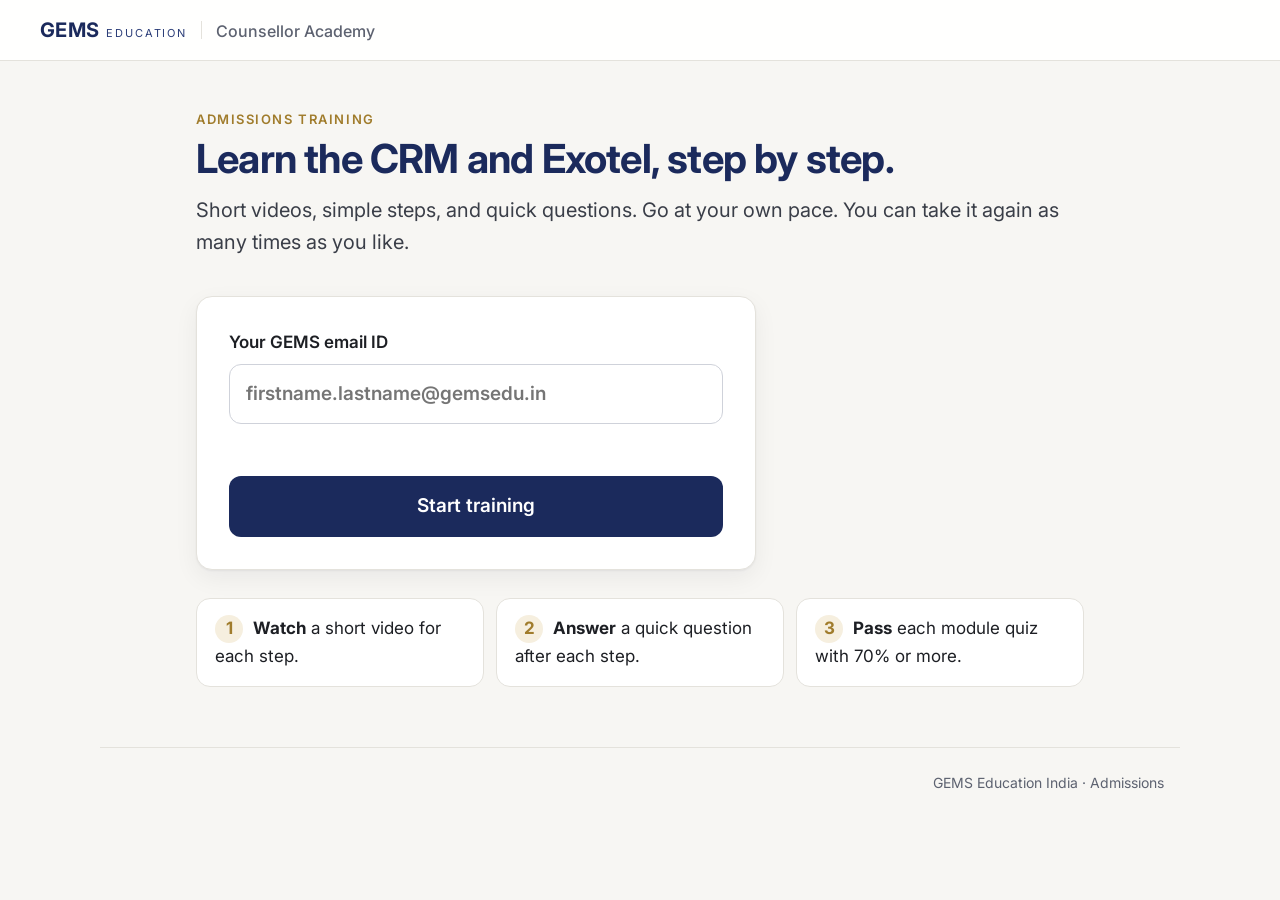
<file: index.html>
<!doctype html>
<html lang="en">
<head>
  <meta charset="utf-8">
  <meta name="viewport" content="width=device-width, initial-scale=1">
  <title>GEMS Counsellor Academy</title>
  <meta name="description" content="Step-by-step training for GEMS admission counsellors on the Admissions CRM and Exotel calling.">
  <meta name="robots" content="noindex">
  <meta http-equiv="Cache-Control" content="no-cache">
  <link rel="icon" href="data:image/svg+xml,%3Csvg xmlns='http://www.w3.org/2000/svg' viewBox='0 0 64 64'%3E%3Crect width='64' height='64' rx='14' fill='%231b2a5c'/%3E%3Cpath d='M32 12l16 9v22l-16 9-16-9V21z' fill='none' stroke='%23d9c08a' stroke-width='4'/%3E%3C/svg%3E">
  <link rel="preconnect" href="https://fonts.googleapis.com">
  <link rel="preconnect" href="https://fonts.gstatic.com" crossorigin>
  <link href="https://fonts.googleapis.com/css2?family=Inter:wght@400;500;600;700&display=swap" rel="stylesheet">
  <link rel="stylesheet" href="assets/css/style.css?v=4">
</head>
<body>
  <div id="app"><p style="padding:40px;font-family:sans-serif">Loading the training…</p></div>
  <noscript><p style="padding:40px">Please turn on JavaScript to use the training.</p></noscript>
  <script src="assets/js/config.js?v=4"></script>
  <script src="assets/js/content.js?v=4"></script>
  <script src="assets/js/app.js?v=4"></script>
</body>
</html>
</file>
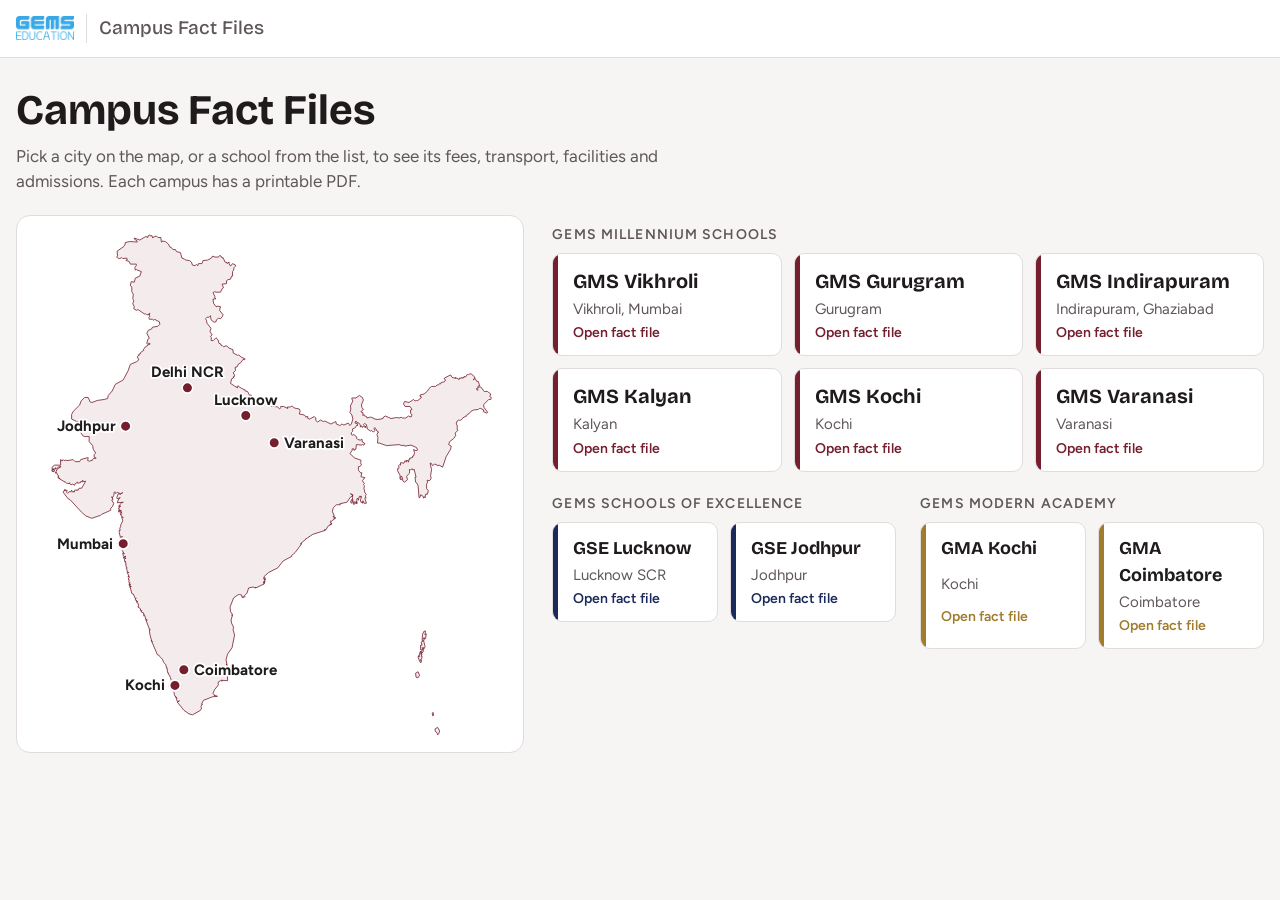
<file: campus-fact-files/index.html>
<!doctype html>
<html lang="en">
<head>
<meta charset="utf-8">
<meta name="viewport" content="width=device-width, initial-scale=1, viewport-fit=cover">
<title>GEMS Campus Fact Files</title>
<meta name="robots" content="noindex, nofollow">
<link rel="icon" type="image/png" href="img/favicon-64.png">
<link rel="apple-touch-icon" href="img/apple-touch-icon.png">
<link rel="preconnect" href="https://fonts.googleapis.com">
<link rel="preconnect" href="https://fonts.gstatic.com" crossorigin>
<link rel="stylesheet" href="https://fonts.googleapis.com/css2?family=Bricolage+Grotesque:opsz,wght@12..96,500;12..96,700&family=Figtree:wght@400;500;600;700&display=swap">
<style>
/* Layout follows the CEO's sample sheet: Fees table, Transport table, Facilities table, then curriculum. Print = A4 landscape, 2 pages. */
:root {
  --brand: #751e2e; --brand-deep: #5f1825;
  --bg: #f6f5f4; --surface: #ffffff; --ink: #1f1a1b; --muted: #5f5658;
  --line: #e1dbdc; --tint: #f4ebed; --on-brand: #ffffff;
  --display: "Bricolage Grotesque", "Segoe UI", system-ui, sans-serif;
  --body: "Figtree", "Segoe UI", system-ui, sans-serif;
  color-scheme: light;
}
@media (prefers-color-scheme: dark) { :root:not([data-theme="light"]) {
  --bg: #161314; --surface: #201c1d; --ink: #f1ecec; --muted: #b3a9ab; --line: #3a3334; --tint: #2d2224; color-scheme: dark; } }
:root[data-theme="dark"] { --bg: #161314; --surface: #201c1d; --ink: #f1ecec; --muted: #b3a9ab; --line: #3a3334; --tint: #2d2224; color-scheme: dark; }
[data-brand="GSE"] { --brand: #1b2a5c; --brand-deep: #16224b; --tint: #e9ecf4; }
[data-brand="GMA"], [data-brand="LG"] { --brand: #a07c2c; --brand-deep: #836524; --tint: #f5efe2; }

* { box-sizing: border-box; }
[hidden] { display: none !important; }
html { -webkit-text-size-adjust: 100%; }
body { margin: 0; background: var(--bg); color: var(--ink); font: 17px/1.5 var(--body); }
h1, h2, h3 { font-family: var(--display); text-wrap: balance; margin: 0; line-height: 1.15; }
.wrap { max-width: 1360px; margin: 0 auto; padding-left: max(16px, env(safe-area-inset-left, 0px)); padding-right: max(16px, env(safe-area-inset-right, 0px)); }
a { color: inherit; }
:focus-visible { outline: 3px solid var(--brand); outline-offset: 2px; }

.topbar { background: var(--surface); border-bottom: 1px solid var(--line); }
.topbar .wrap { display: flex; align-items: center; justify-content: space-between; gap: 12px; padding-block: 14px; }
.wordmark { font-family: var(--display); font-weight: 700; font-size: 19px; text-decoration: none; }
.wordmark { display: inline-flex; align-items: center; gap: 12px; }
.wordmark img { height: 24px; width: auto; display: block; }
.wordmark span { color: var(--muted); font-weight: 500; padding-left: 12px; border-left: 1px solid var(--line); }
.back { font-size: 16px; color: var(--muted); text-decoration: none; }
.back:hover { color: var(--ink); }

/* Home */
.home-hero .wrap { padding-block: 28px 12px; display: grid; gap: 10px; }
.home-hero h1 { font-size: clamp(30px, 4vw, 42px); }
.home-hero p { margin: 0; color: var(--muted); max-width: 62ch; }
.brand-group { padding-block: 12px 8px; min-width: 0; }
.pair { display: grid; grid-template-columns: repeat(auto-fit, minmax(min(100%, 300px), 1fr)); gap: 0 24px; }
.pair .cards { grid-template-columns: repeat(auto-fill, minmax(min(100%, 150px), 1fr)); }
.pair .card b { font-size: 18px; }
.brand-group h2 { font-size: 14px; text-transform: uppercase; letter-spacing: .08em; color: var(--muted); font-family: var(--body); font-weight: 600; margin-bottom: 10px; }
.cards { display: grid; grid-template-columns: repeat(auto-fill, minmax(min(100%, 170px), 1fr)); gap: 12px; }
.card { display: grid; gap: 2px; padding: 12px 16px 12px 20px; background: var(--surface); border: 1px solid var(--line); border-radius: 10px; text-decoration: none; position: relative; overflow: hidden; }
.card::before { content: ""; position: absolute; inset: 0 auto 0 0; width: 5px; background: var(--brand); }
.card b { font-family: var(--display); font-size: 20px; }
.card small { color: var(--muted); font-size: 15px; }
.card .state { font-size: 14px; font-weight: 600; color: var(--brand); }
.card[aria-disabled="true"] { opacity: .6; pointer-events: none; }
.card[aria-disabled="true"] .state { color: var(--muted); }
a.card:hover { border-color: var(--brand); }

/* Campus header band */
.band { background: var(--brand); color: var(--on-brand); }
.band .wrap { padding-block: 28px; display: grid; grid-template-columns: 1fr auto; gap: 16px 24px; align-items: end; }
.eyebrow { font-size: 13px; letter-spacing: .1em; text-transform: uppercase; opacity: .85; font-weight: 600; }
.band h1 { font-size: clamp(30px, 4.4vw, 46px); margin-top: 4px; }
.facts { grid-column: 1 / -1; display: flex; flex-wrap: wrap; gap: 8px; }
.fact { border: 1px solid rgba(255,255,255,.4); border-radius: 999px; padding: 5px 14px; font-size: 15px; }
.fact b { font-weight: 700; }
.dl { display: inline-flex; align-items: center; gap: 8px; background: var(--on-brand); color: var(--brand-deep); font-weight: 700; padding: 13px 20px; border-radius: 8px; text-decoration: none; white-space: nowrap; font-size: 17px; }
.dl:hover { filter: brightness(.95); }
.dl svg { width: 20px; height: 20px; }

/* Sheet */
.sheet .wrap { padding-block: 24px 48px; display: grid; gap: 22px; }
.howto { background: var(--tint); border: 1px solid var(--line); border-radius: 10px; padding: 12px 18px; margin: 12px 0 18px; font-size: 16px; }
.howto strong { color: var(--brand); text-transform: uppercase; letter-spacing: .05em; font-size: 14px; }
.howto ol { margin: 6px 0 0; padding-left: 20px; } .howto li { margin: 3px 0; }
.rfacts { margin: 6px 0 4px; } .rfacts .fact { border-color: var(--line); background: var(--tint); } .rfacts .fact b { color: var(--brand); } .page3 .eyebrow { color: var(--brand); }
.routes td.lm { font-size: .88em; color: #444; }
.alert { display: flex; flex-wrap: wrap; gap: 6px 14px; align-items: baseline; background: var(--tint); border: 1px solid var(--line); border-radius: 10px; padding: 12px 18px; font-weight: 600; font-size: 17px; }
.printonly { display: none; }
.rest { display: grid; gap: 22px; min-width: 0; }
.alert strong { color: var(--brand); text-transform: uppercase; letter-spacing: .05em; font-size: 14px; }
.alert span + span::before { content: "•"; margin-right: 14px; color: var(--brand); }
.sec { background: var(--surface); border: 1px solid var(--line); border-radius: 12px; padding: 20px 22px; display: grid; gap: 12px; align-content: start; min-width: 0; }
.sec h2 { font-size: 23px; color: var(--brand); }
.sec h3 { font-size: 17px; font-family: var(--body); font-weight: 700; }
.note { font-size: 14px; color: var(--muted); margin: 0; }
.row2 { display: grid; grid-template-columns: minmax(0, 1fr) minmax(0, 1fr); gap: 22px; }
.scroll { overflow-x: auto; }

table { width: 100%; border-collapse: collapse; font-size: 16px; }
th, td { text-align: left; padding: 9px 10px; border: 1px solid var(--line); vertical-align: middle; }
thead th { background: var(--brand); color: var(--on-brand); font-size: 14px; font-weight: 700; line-height: 1.25; border-color: var(--brand); vertical-align: bottom; }
tbody th { font-weight: 700; white-space: nowrap; }
tbody tr:nth-child(even) td, tbody tr:nth-child(even) th { background: var(--tint); }
.c { text-align: center; }
.r { text-align: right; font-variant-numeric: tabular-nums; white-space: nowrap; }
.total { font-weight: 700; color: var(--brand); }
.fees td.r, .fees td.c { white-space: nowrap; }
.fees { font-size: 15px; }
.fees th, .fees td { padding: 8px 6px; }
.fees thead th { font-size: 13px; }
.fees td { white-space: nowrap; }
.fees td.time, .fees td.ex { white-space: normal; }
/* Below laptop width the fees table turns into one card per grade, so nothing scrolls sideways. */
@media screen and (max-width: 1180px) {
  .fees thead { display: none; }
  .fees, .fees tbody { display: block; }
  .fees tbody { display: grid; grid-template-columns: repeat(auto-fill, minmax(300px, 1fr)); gap: 14px; }
  .fees tr { display: block; border: 1px solid var(--line); border-radius: 10px; overflow: hidden; background: var(--surface); }
  .fees tbody tr:nth-child(even) td { background: transparent; }
  .fees tbody th { display: block; background: var(--brand) !important; color: var(--on-brand); font-size: 18px; border: 0; padding: 9px 14px; }
  .fees td { display: flex; justify-content: space-between; align-items: baseline; gap: 12px; border: 0; border-top: 1px solid var(--line); padding: 7px 14px; text-align: right; white-space: normal !important; }
  .fees td::before { content: attr(data-label); color: var(--muted); font-size: 15px; text-align: left; font-weight: 400; }
  .fees td.total { background: var(--tint) !important; }
  .routes thead { display: none; }
  .routes, .routes tbody { display: block; }
  .routes tbody { display: grid; grid-template-columns: repeat(auto-fill, minmax(300px, 1fr)); gap: 14px; }
  .routes tr { display: block; border: 1px solid var(--line); border-radius: 10px; overflow: hidden; background: var(--surface); }
  .routes tbody tr:nth-child(even) td { background: transparent; }
  .routes td { display: flex; justify-content: space-between; align-items: baseline; gap: 12px; border: 0; border-top: 1px solid var(--line); padding: 7px 14px; text-align: right; white-space: normal !important; }
  .routes td::before { content: attr(data-label); color: var(--muted); font-size: 15px; text-align: left; font-weight: 400; flex: none; }
  .routes td:empty, .routes tr.blankrow { display: none; }
}
.kv tbody th { width: 55%; }
.fac td { line-height: 1.9; }
.chip { display: inline-block; font-size: 15px; padding: 1px 10px; margin: 2px 4px 2px 0; border-radius: 999px; border: 1px solid var(--line); background: var(--surface); line-height: 1.6; }
.cur td:first-child { white-space: nowrap; font-weight: 700; color: var(--brand); }
.cur td:nth-child(2) { color: var(--muted); }
.sec h2 small.count { font-family: var(--body); font-size: 14px; color: var(--muted); font-weight: 500; margin-left: 8px; }
.row2.tight { gap: 0 22px; }
.det tbody th { width: 38%; white-space: normal; color: var(--muted); font-weight: 600; }
.det td { white-space: normal; overflow-wrap: anywhere; }
.det tbody tr:nth-child(even) td, .det tbody tr:nth-child(even) th { background: transparent; }
.note.strong { color: var(--ink); font-weight: 600; }
.routes td { white-space: normal; }
.routes .nw { white-space: nowrap; }
.awards { margin: 0; padding-left: 20px; display: grid; gap: 4px; }
.foot { font-size: 14px; color: var(--muted); text-align: center; }

/* Home map */
.explorer { display: grid; grid-template-columns: minmax(0, 5fr) minmax(0, 7fr); gap: 28px; align-items: start; padding-block: 8px; }
.mapbox { position: relative; overflow: hidden; background: var(--surface); border: 1px solid var(--line); border-radius: 14px; padding: 12px; }
#india { width: 100%; height: auto; display: block; max-height: 78vh; --zoom: 1; overflow: hidden; }
#india .india { fill: var(--tint); stroke: var(--brand); stroke-width: calc(1.6px / var(--zoom)); stroke-linejoin: round; stroke-dasharray: 1; stroke-dashoffset: 0; animation: draw 1.6s ease-out both, fillin 1.6s ease-out both; }
@keyframes draw { from { stroke-dashoffset: 1; } to { stroke-dashoffset: 0; } }
@keyframes fillin { 0%, 45% { fill-opacity: 0; } 100% { fill-opacity: 1; } }
.pin { cursor: pointer; outline: none; animation: drop .5s cubic-bezier(.2, 1.4, .4, 1) both; animation-delay: var(--d); }
@keyframes drop { from { opacity: 0; translate: 0 -24px; } to { opacity: 1; translate: 0 0; } }
.pin .pi { transform: scale(calc(1 / var(--zoom))); }
.pin .dot { fill: var(--brand); stroke: var(--surface); stroke-width: 4; transform-box: fill-box; transform-origin: center; transition: transform .2s; }
.pin .pulse { fill: var(--brand); opacity: .25; transform-box: fill-box; transform-origin: center; animation: pulse 2.4s ease-out infinite; animation-delay: calc(var(--d) + .5s); }
@keyframes pulse { 0% { transform: scale(1); opacity: .35; } 100% { transform: scale(2.8); opacity: 0; } }
.pin text { font: 700 30px var(--body); fill: var(--ink); paint-order: stroke; stroke: var(--surface); stroke-width: 7px; stroke-linejoin: round; }
.pin:hover .dot, .pin.hover .dot, .pin:focus-visible .dot, .pin.on .dot { transform: scale(1.45); }
.pin:focus-visible text { text-decoration: underline; }
#india.focus .pin:not(.on) { opacity: .35; }
.citypanel { position: absolute; left: 12px; right: 12px; bottom: 12px; background: var(--surface); border: 1px solid var(--line); border-radius: 12px; padding: 14px; box-shadow: 0 10px 30px rgba(0,0,0,.12); display: grid; gap: 10px; animation: rise .35s ease-out both; }
@keyframes rise { from { opacity: 0; translate: 0 12px; } to { opacity: 1; translate: 0 0; } }
.cp-head { display: flex; justify-content: space-between; align-items: baseline; gap: 12px; }
.cp-head b { font-family: var(--display); font-size: 22px; }
.linkbtn { background: none; border: 0; padding: 0; color: var(--muted); font: inherit; font-size: 15px; text-decoration: underline; cursor: pointer; }
.cp-list { display: grid; gap: 8px; }
.cp-item { display: flex; justify-content: space-between; align-items: center; gap: 12px; padding: 12px 14px; border-radius: 10px; background: var(--brand); color: var(--on-brand); text-decoration: none; font-size: 18px; }
.cp-item small { display: block; font-size: 14px; opacity: .85; }
.cp-item:hover { filter: brightness(1.1); }
.lists { display: grid; gap: 4px; min-width: 0; }
.lists .card { transition: opacity .3s, transform .2s; }
.lists .card.dim { opacity: .35; }
.lists .card:hover { transform: translateY(-2px); }
@media screen and (max-width: 900px) { .explorer { grid-template-columns: 1fr; } #india { max-height: 62vh; } }
@media (prefers-reduced-motion: reduce) { #india .india, .pin, .pin .pulse, .citypanel { animation: none; } .lists .card { transition: none; } }

@media screen and (max-width: 820px) {
  .routes .nw { white-space: normal; }
  .routes th, .routes td { padding: 7px 6px; font-size: 15px; }
  .routes td { overflow-wrap: anywhere; }
  .row2 { grid-template-columns: 1fr; }
  .band .wrap { grid-template-columns: 1fr; }
}

/* Print / PDF: A4 landscape, 2 pages, always light */
@page { size: A4 landscape; margin: 9mm 10mm; }
@media print {
  :root { --bg: #fff; --surface: #fff; --ink: #161213; --muted: #4f4749; --line: #cfc7c8; color-scheme: light; }
  [data-brand="GMS"] { --tint: #f6eef0; }
  * { -webkit-print-color-adjust: exact; print-color-adjust: exact; }
  body { font-size: 12.5px; line-height: 1.35; }
  .topbar, .dl, .noprint { display: none !important; }
  .printonly { display: flex; }
  .sec.feesec { break-inside: auto; }
  .rest { display: block; column-count: 2; column-gap: 16px; break-before: page; font-size: 11px; }
  .rest > .sec, .rest > .row2 > .sec { display: block; break-inside: avoid; margin-bottom: 9px; }
  .rest > .sec > * + *, .rest > .row2 > .sec > * + * { margin-top: 4px; }
  .rest > .row2 { display: block; }
  .rest table { font-size: 11px; }
  .rest .chip { font-size: 10.5px; }
  .rest .row2.tight { display: block; }
  .rest .sec h2 { font-size: 14px; }
  .fees.dense { font-size: 12.5px; }
  .fees.dense th, .fees.dense td { padding: 3.5px 5px; }
  .fees.xdense { font-size: 11px; }
  .fees.xdense th, .fees.xdense td { padding: 1px 5px; line-height: 1.25; }
  .rest.bare { display: none; }
  .fees.xdense thead th, .fees.dense thead th { padding-block: 4px; }
  .det th, .det td { padding: 3px 6px; }
  .awards { gap: 1px; font-size: 11.5px; }
  .row2.tight { gap: 0 14px; }
  .wrap { max-width: none; padding: 0 !important; }
  .band { border-radius: 6px; }
  .band .wrap { padding: 10px 16px !important; gap: 6px 16px; }
  .band h1 { font-size: 26px; }
  .eyebrow { font-size: 10px; }
  .fact { font-size: 11.5px; padding: 2px 10px; }
  .sheet .wrap { padding-block: 8px 0 !important; gap: 8px; }
  .alert { padding: 6px 12px; font-size: 12.5px; border-radius: 6px; }
  .alert strong { font-size: 11px; }
  .sec { padding: 0; border: 0; gap: 5px; break-inside: avoid; }
  .sec h2 { font-size: 16px; }
  .sec h3 { font-size: 13px; }
  table { font-size: 12.5px; }
  th, td { padding: 4px 7px; }
  thead th { font-size: 11.5px; }
  .chip { font-size: 12px; padding: 0 8px; margin: 1px 3px 1px 0; line-height: 1.5; }
  .fac td { line-height: 1.6; }
  .note { font-size: 11px; }
  .row2 { gap: 14px; }
  .page2 { break-before: page; }
  .page3 { break-before: page; }
  .kv th, .kv td, .fac th, .fac td, .cur th, .cur td { padding: 2.5px 7px !important; font-size: 10px !important; line-height: 1.3; }
  .fac .chip { padding: 0 6px; font-size: 9.5px; margin: 1px 2px 1px 0; }
  .page2 ~ .sec h2, .page2 ~ .row2 h2 { margin: 6px 0 4px; }
  .howto { padding: 6px 12px; font-size: 11px; margin: 6px 0 8px; } .howto strong { font-size: 10px; } .howto ol { display: flex; flex-wrap: wrap; gap: 2px 18px; list-style: none; padding: 0; } .howto li { margin: 0; flex: 1 1 45%; }
  .routes th, .routes td { font-size: 9.5px !important; padding: 3px 5px !important; line-height: 1.25; }
  .routes td.lm { font-size: 8.5px !important; }
  .scroll { overflow: visible; }
  .fees { font-size: 13px; }
  .fees th, .fees td { padding: 6.5px 5px; }
  .fees thead th { font-size: 11.5px; }
  .fees td.time, .fees td.ex { white-space: nowrap; }
  .foot { font-size: 10px; }
}
</style>
</head>
<body>
<header class="topbar"><div class="wrap">
  <a class="wordmark" href="#"><img src="img/gems-logo.png" alt="GEMS Education" width="58" height="24"><span>Campus Fact Files</span></a>
  <a class="back noprint" id="back" href="#" hidden>All campuses</a>
</div></header>
<main id="app"></main>

<script src="campuses.js?v=20261124a"></script>
<script>
const BRANDS = { GMS: "GEMS Millennium Schools", GSE: "GEMS Schools of Excellence", GMA: "GEMS Modern Academy", LG: "Little GEMS" };
const inr = n => "₹" + Number(n).toLocaleString("en-IN");
const esc = s => String(s).replace(/[&<>"]/g, c => ({ "&": "&amp;", "<": "&lt;", ">": "&gt;", '"': "&quot;" }[c]));
const app = document.getElementById("app");

const INDIA = {"d":"M286,64L291,65L294,63L297,65L298,61L305,61L307,55L316,54L324,50L326,46L331,48L338,48L340,45L343,46L345,50L347,49L351,58L355,59L355,61L359,58L360,60L359,61L362,66L366,61L372,64L372,66L369,69L368,74L366,77L366,86L364,86L362,92L357,93L354,95L354,101L345,102L348,109L345,111L342,118L333,118L330,117L327,119L331,127L330,129L333,131L327,132L328,140L333,147L337,146L342,147L340,154L347,163L346,166L342,171L338,170L334,173L333,177L329,178L323,173L322,165L319,168L315,168L312,171L314,174L315,180L323,190L321,196L325,203L322,207L324,209L323,214L327,215L333,209L337,213L339,220L342,221L343,224L345,224L348,227L353,225L356,226L358,229L367,233L367,239L376,244L378,243L384,248L391,251L390,253L387,252L382,259L378,261L375,267L371,268L372,274L367,279L370,283L369,287L367,287L368,289L364,291L362,300L376,309L375,306L377,305L384,310L391,313L391,315L396,316L400,324L403,323L404,325L417,333L419,331L422,331L433,339L441,338L442,345L456,347L460,351L462,348L462,346L468,346L476,350L475,347L481,347L485,345L489,349L499,351L501,355L499,361L509,363L512,366L511,367L516,366L516,370L520,371L529,366L532,369L532,374L536,377L541,373L547,376L550,375L562,381L572,376L573,381L580,384L584,381L588,383L597,379L600,384L603,381L606,371L604,363L600,358L602,351L601,345L606,335L604,331L604,329L612,329L619,324L625,328L627,333L623,343L624,348L627,352L624,354L622,357L626,358L626,364L628,362L628,364L633,366L634,369L641,367L649,370L649,371L656,372L666,370L667,367L671,365L682,370L693,368L700,369L702,367L705,369L711,369L717,365L722,367L724,363L721,359L721,353L724,352L720,346L710,346L707,341L709,336L718,338L727,332L730,335L733,334L734,335L742,329L742,326L740,326L740,323L748,321L754,316L758,310L763,306L771,306L774,303L777,303L779,300L781,301L782,298L788,297L791,293L788,291L789,289L801,283L804,288L811,290L810,288L818,292L819,289L822,290L823,288L825,290L825,288L828,288L828,286L831,287L833,283L835,282L836,283L839,281L842,281L848,286L849,289L846,293L850,290L853,296L856,296L859,305L856,305L855,308L852,311L855,314L855,310L858,307L861,307L868,316L874,316L881,321L879,326L882,328L881,332L877,332L867,342L867,347L875,358L872,359L866,356L867,353L861,350L858,350L856,352L847,353L841,356L838,360L834,362L832,366L830,365L828,368L826,368L823,372L819,374L817,373L814,375L812,381L814,383L814,392L816,393L810,399L811,404L807,410L799,416L797,422L802,425L801,431L792,446L785,467L778,463L774,464L773,462L769,461L765,464L762,459L760,459L763,472L761,483L762,490L759,494L754,493L755,497L753,501L753,510L756,513L756,518L754,519L755,521L751,521L750,528L749,526L747,529L746,525L741,522L740,527L738,528L736,504L733,498L731,497L730,487L732,487L728,471L726,473L724,470L721,473L719,471L719,479L713,485L715,492L709,497L706,495L704,486L702,485L701,488L703,492L700,491L700,483L695,474L696,472L695,472L695,470L697,470L698,467L697,464L699,462L701,463L701,458L708,459L710,454L713,457L712,454L716,454L717,457L718,451L720,451L719,449L725,448L725,445L727,445L729,438L727,432L732,434L735,433L733,428L722,423L709,425L708,423L704,424L698,422L673,424L659,419L655,419L656,408L654,402L657,397L655,397L656,396L653,394L654,393L650,390L650,388L648,390L650,394L647,397L643,394L641,395L635,391L633,382L629,380L627,382L630,386L632,386L632,388L627,386L625,388L624,385L620,387L622,384L621,384L619,380L613,377L612,375L610,379L615,380L616,384L614,383L611,388L605,391L606,395L603,398L603,402L605,403L608,402L614,407L613,409L616,412L621,413L624,411L625,417L630,420L628,423L625,422L624,423L613,422L612,431L610,431L610,433L608,433L607,430L604,431L605,433L600,440L610,449L622,453L622,457L621,458L623,462L620,466L617,466L617,473L622,479L624,478L622,486L630,488L625,494L629,500L627,502L629,504L628,509L630,518L633,522L631,524L632,529L631,528L630,530L633,539L628,539L626,534L625,539L625,537L622,537L621,532L623,527L623,525L621,525L622,527L619,525L617,533L616,529L614,530L614,540L613,536L612,540L612,536L611,537L608,536L609,541L607,541L605,528L606,522L601,520L606,524L601,527L594,537L580,540L581,542L573,542L567,548L565,555L569,565L566,566L570,567L570,568L568,569L569,569L572,568L563,575L562,574L561,578L564,579L560,582L564,580L556,585L553,591L549,592L551,593L526,601L511,611L512,611L502,619L502,621L504,619L503,621L491,637L483,644L484,645L467,654L456,668L438,677L429,685L428,690L431,692L430,687L431,689L430,694L428,695L431,695L429,699L428,696L429,699L428,700L429,700L412,708L412,706L411,708L407,706L398,708L395,718L390,723L391,725L388,727L387,725L388,726L385,727L384,722L380,721L376,722L368,728L361,746L362,755L366,761L364,762L366,762L363,772L364,778L368,786L367,791L370,802L365,827L356,840L353,851L355,861L353,860L355,861L356,866L356,893L344,892L346,893L342,893L338,895L337,898L338,901L330,911L327,918L330,922L329,922L336,924L326,925L308,932L304,940L306,940L303,944L304,948L302,952L286,961L279,959L269,952L256,936L260,933L256,935L254,929L255,928L253,925L254,928L250,921L247,904L249,904L248,901L247,902L245,897L246,896L245,897L242,886L238,879L239,878L237,878L235,868L236,868L234,867L233,861L229,857L226,850L221,845L219,842L216,841L205,815L206,815L204,813L205,815L201,800L200,791L202,791L200,790L193,771L196,772L193,771L191,763L189,764L189,761L190,761L188,760L189,758L184,756L185,753L183,754L182,749L177,746L179,744L177,738L174,736L177,735L174,734L175,733L173,733L172,730L174,728L172,729L168,720L165,719L162,707L163,706L161,706L164,705L161,705L160,702L160,700L161,703L163,702L160,699L162,698L160,698L159,695L160,692L159,692L158,688L160,687L158,685L159,686L160,685L158,685L159,684L156,677L159,677L157,677L155,674L156,673L154,669L156,668L154,667L153,660L154,660L152,658L153,657L151,656L153,655L151,655L150,649L148,648L149,646L153,650L151,645L153,645L151,646L148,644L147,638L150,640L146,633L146,629L148,629L150,632L150,627L147,626L152,622L150,623L150,617L149,622L146,623L144,626L145,617L143,618L145,615L143,617L144,613L147,614L143,612L142,608L147,606L142,606L140,597L140,593L142,593L141,589L143,585L143,582L147,574L145,567L148,567L145,566L143,562L145,560L143,562L142,559L142,558L145,558L144,558L145,556L141,556L144,553L140,554L139,557L139,553L142,553L138,550L141,548L139,547L141,544L143,545L139,545L140,543L145,538L148,537L136,538L139,530L142,528L136,530L135,528L138,520L143,521L145,519L147,518L142,520L136,517L133,520L131,516L130,517L129,524L127,527L125,526L127,529L125,528L127,530L127,533L126,532L125,533L129,539L127,545L123,549L123,553L105,561L103,563L85,569L73,564L65,557L42,532L38,530L28,517L32,511L31,514L36,513L35,517L37,519L40,516L44,516L45,513L47,517L49,515L50,517L52,512L54,514L55,512L58,513L60,509L65,509L73,495L69,496L67,493L67,496L64,496L64,495L63,498L57,499L57,497L52,500L51,503L47,501L44,502L41,500L41,498L40,500L37,499L36,500L32,496L32,497L19,489L22,490L17,487L20,485L17,483L15,478L13,479L14,477L13,478L16,471L24,466L20,466L15,470L13,470L13,468L10,476L8,476L8,474L8,476L5,474L10,471L10,470L8,472L8,470L7,473L6,471L6,467L11,463L23,463L23,452L24,452L26,455L28,452L30,454L33,453L36,454L48,452L52,456L61,456L63,452L77,448L78,448L77,454L81,455L87,453L86,452L88,450L94,449L90,447L90,442L93,439L88,431L87,424L80,416L80,406L72,406L68,405L63,398L65,377L62,376L55,376L45,371L45,362L48,356L61,343L64,335L71,328L78,328L82,337L86,338L96,334L110,332L117,330L118,324L126,315L132,302L148,293L158,274L162,262L174,257L179,253L176,247L179,244L178,244L178,243L179,244L180,241L182,241L183,238L189,234L188,233L192,227L196,225L197,223L201,222L201,220L198,220L197,222L195,220L197,212L200,210L195,200L198,194L205,191L206,188L217,186L221,182L220,177L216,175L214,175L213,173L211,172L209,174L206,172L200,172L199,168L201,166L200,164L201,160L199,161L199,163L195,163L193,161L191,162L178,153L174,154L169,151L170,147L167,141L169,135L167,131L168,122L165,117L165,108L162,104L164,97L170,98L172,90L181,86L184,77L174,73L172,74L171,69L174,65L174,62L162,62L160,57L154,55L153,54L156,53L155,50L147,51L145,49L141,51L137,50L135,48L137,44L136,42L136,36L149,27L152,22L152,19L161,17L176,18L175,15L171,13L170,10L181,14L193,7L197,9L197,6L201,4L202,6L205,5L207,10L208,8L214,6L217,9L223,9L224,18L226,17L226,16L232,17L238,22L241,28L244,29L247,33L252,33L254,37L262,39L265,50L270,52L273,54L280,55L284,58L286,64ZM775,986L779,993L777,999L775,1001L775,999L770,993L770,989L775,986ZM766,956L767,962L765,963L765,961L764,958L766,956ZM736,875L739,882L736,887L732,886L731,878L736,875ZM741,834L741,836L743,836L741,840L744,840L742,844L744,844L743,850L740,852L743,852L742,857L740,856L736,846L737,843L738,846L739,838L741,834ZM745,832L747,833L744,838L742,839L742,834L745,832ZM747,813L750,825L748,829L747,827L746,827L747,829L744,827L747,831L741,831L741,822L744,822L742,816L747,813ZM751,794L750,797L753,800L749,800L752,802L751,809L749,810L748,807L748,809L747,808L748,812L746,814L744,813L745,800L748,794L751,794ZM605,534L604,539L601,537L604,531L605,534Z","w":882.0,"h":1001.0,"pins":{"Mumbai":[147.9,619.6],"Delhi NCR":[276.0,308.8],"Kochi":[251.1,902.3],"Coimbatore":[268.8,871.2],"Varanasi":[449.1,418.2],"Lucknow":[392.4,364.1],"Jodhpur":[152.7,385.2]}};
// Pins are grouped by city; label side keeps neighbouring labels apart.
const CITIES = [
  { id: "delhi", name: "Delhi NCR", pin: "Delhi NCR", side: "top", slugs: ["gurugram", "indirapuram"] },
  { id: "jodhpur", name: "Jodhpur", pin: "Jodhpur", side: "left", slugs: ["jodhpur"] },
  { id: "lucknow", name: "Lucknow", pin: "Lucknow", side: "top", slugs: ["lucknow"] },
  { id: "varanasi", name: "Varanasi", pin: "Varanasi", side: "right", slugs: ["varanasi"] },
  { id: "mumbai", name: "Mumbai", pin: "Mumbai", side: "left", slugs: ["vikhroli", "kalyan"] },
  { id: "kochi", name: "Kochi", pin: "Kochi", side: "left", slugs: ["kochi-gms", "kochi-gma"] },
  { id: "coimbatore", name: "Coimbatore", pin: "Coimbatore", side: "right", slugs: ["coimbatore"] }
];
const FULL_VIEW = [-40, -10, INDIA.w + 80, INDIA.h + 20];
let mapView = FULL_VIEW.slice(), mapAnim = 0;
const reduceMotion = () => matchMedia("(prefers-reduced-motion: reduce)").matches;

function setView(svg, target) {
  cancelAnimationFrame(mapAnim);
  const from = mapView.slice(), t0 = performance.now(), dur = reduceMotion() ? 0 : 700;
  const ease = t => 1 - Math.pow(1 - t, 3);
  const step = now => {
    const k = dur ? Math.min(1, (now - t0) / dur) : 1, e = ease(k);
    mapView = from.map((v, i) => v + (target[i] - v) * e);
    svg.setAttribute("viewBox", mapView.join(" "));
    svg.style.setProperty("--zoom", (FULL_VIEW[2] / mapView[2]).toFixed(3));
    if (k < 1) mapAnim = requestAnimationFrame(step);
  };
  mapAnim = requestAnimationFrame(step);
}

function home() {
  document.documentElement.removeAttribute("data-brand");
  document.title = "GEMS Campus Fact Files";
  document.getElementById("back").hidden = true;
  const bySlug = Object.fromEntries(CAMPUSES.map(c => [c.slug, c]));
  const card = c => `<a class="card" data-brand="${c.brand}" data-slug="${c.slug}" href="#${c.slug}"><b>${esc(c.short)}</b><small>${esc(c.city)}</small><span class="state">Open fact file</span></a>`;
  const group = b => {
    const list = CAMPUSES.filter(c => c.brand === b && c.live);
    return list.length ? `<section class="brand-group" data-brand="${b}"><h2>${BRANDS[b]}</h2><div class="cards">${list.map(card).join("")}</div></section>` : "";
  };
  const pins = CITIES.map((city, n) => {
    const [x, y] = INDIA.pins[city.pin];
    const lx = city.side === "left" ? -20 : city.side === "right" ? 20 : 0, ly = city.side === "top" ? -22 : 10;
    const anchor = city.side === "left" ? "end" : city.side === "right" ? "start" : "middle";
    return `<g class="pin" data-city="${city.id}" transform="translate(${x} ${y})" style="--d:${0.9 + n * 0.09}s" tabindex="0" role="button" aria-label="${city.name}: ${city.slugs.length} campus${city.slugs.length > 1 ? "es" : ""}">
      <g class="pi"><circle class="pulse" r="13"></circle><circle class="dot" r="11"></circle>
      <text x="${lx}" y="${ly}" text-anchor="${anchor}">${city.name}</text></g></g>`;
  }).join("");

  app.innerHTML = `<section class="home-hero"><div class="wrap"><h1>Campus Fact Files</h1>
    <p>Pick a city on the map, or a school from the list, to see its fees, transport, facilities and admissions. Each campus has a printable PDF.</p></div></section>
  <section class="wrap explorer">
    <div class="mapbox">
      <svg id="india" viewBox="${FULL_VIEW.join(" ")}" role="img" aria-label="Map of India showing GEMS campuses">
        <path class="india" d="${INDIA.d}" pathLength="1"></path>
        ${pins}
      </svg>
      <div class="citypanel" id="citypanel" hidden>
        <div class="cp-head"><b id="cp-name"></b><button type="button" id="cp-close" class="linkbtn">Show all of India</button></div>
        <div id="cp-list" class="cp-list"></div>
      </div>
    </div>
    <div class="lists">${group("GMS")}<div class="pair">${group("GSE")}${group("GMA")}</div></div>
  </section><div style="height:40px"></div>`;

  const svg = document.getElementById("india");
  mapView = FULL_VIEW.slice();
  const panel = document.getElementById("citypanel");
  const choose = id => {
    const city = CITIES.find(c => c.id === id);
    svg.querySelectorAll(".pin").forEach(p => p.classList.toggle("on", p.dataset.city === id));
    svg.classList.toggle("focus", !!city);
    document.querySelectorAll(".lists .card").forEach(el => el.classList.toggle("dim", !!city && !city.slugs.includes(el.dataset.slug)));
    if (!city) { panel.hidden = true; setView(svg, FULL_VIEW); return; }
    const [x, y] = INDIA.pins[city.pin], w = 380, h = w * FULL_VIEW[3] / FULL_VIEW[2];
    setView(svg, [x - w / 2, y - h * 0.32, w, h]);
    document.getElementById("cp-name").textContent = city.name;
    document.getElementById("cp-list").innerHTML = city.slugs.map(s => bySlug[s]).filter(Boolean).map(c =>
      `<a class="cp-item" data-brand="${c.brand}" href="#${c.slug}"><span><b>${esc(c.short)}</b><small>${esc(c.board || "")}${c.grades ? " · " + esc(c.grades) : ""}</small></span><span aria-hidden="true">→</span></a>`).join("");
    panel.hidden = false;
  };
  svg.querySelectorAll(".pin").forEach(p => {
    p.addEventListener("click", () => choose(p.classList.contains("on") ? null : p.dataset.city));
    p.addEventListener("keydown", e => { if (e.key === "Enter" || e.key === " ") { e.preventDefault(); p.dispatchEvent(new Event("click")); } });
  });
  document.getElementById("cp-close").addEventListener("click", () => choose(null));
  document.querySelectorAll(".lists .card").forEach(el => {
    const city = CITIES.find(c => c.slugs.includes(el.dataset.slug));
    el.addEventListener("mouseenter", () => svg.querySelector(`.pin[data-city="${city.id}"]`)?.classList.add("hover"));
    el.addEventListener("mouseleave", () => svg.querySelector(`.pin[data-city="${city.id}"]`)?.classList.remove("hover"));
  });
}

function campus(c) {
  document.documentElement.dataset.brand = c.brand;
  document.title = `${c.short} Fact File`;
  document.getElementById("back").hidden = false;
  // Same template for every campus (the Vikhroli layout). Missing values stay blank.
  const blank = v => v == null || v === "" ? "" : v;
  const money = v => v == null ? "" : inr(v);
  const extras = c.extraFees || [];
  // An extra fee can be set per grade (r.ex[key] = {cell, max}) or once for the campus (f.cell, f.max).
  const exOf = (r, f) => (r.ex && r.ex[f.key]) || (r.ex ? null : f);
  const oneSum = (c.applicationFee || 0) + (c.admissionFee || 0);
  const inTotal = extras.filter(f => c.feeRows.some(r => (exOf(r, f) || {}).max)).map(f => f.key.replace(/^[A-Z][a-z]/, m => m.toLowerCase()));
  const exams = extras.filter(f => / examination fee$/.test(f.key) && !inTotal.includes(f.key.replace(/^[A-Z][a-z]/, m => m.toLowerCase()))).map(f => f.key.replace(" examination fee", ""));
  const rowTotal = r => r.tuition == null ? "" : inr(r.tuition + (r.annual || 0) + oneSum + extras.reduce((s, f) => s + ((exOf(r, f) || {}).max || 0), 0));
  const feeRows = c.feeRows.map(r => `<tr>
    <th>${esc(r.grade)}</th><td class="c" data-label="Max students per class">${esc(blank(r.max))}</td><td class="c" data-label="Student–teacher ratio">${esc(blank(r.ratio))}</td><td class="time" data-label="School timings">${esc(blank(r.timings))}</td>
    <td class="r" data-label="Application fee">${money(c.applicationFee)}</td><td class="r" data-label="Admission fee">${money(c.admissionFee)}</td><td class="r" data-label="Annual fee">${r.annual ? money(r.annual) : "–"}</td><td class="r" data-label="Annual tuition"><b>${money(r.tuition)}</b></td>
    ${extras.map(f => `<td class="c ex" data-label="${esc(f.key)}">${esc(blank((exOf(r, f) || {}).cell))}</td>`).join("")}
    <td class="r total" data-label="Total*">${rowTotal(r)}</td></tr>`).join("");
  const tbl = (head, body, cls = "") => `<div class="scroll"><table class="${cls}"><thead><tr>${head.map(h => `<th>${h}</th>`).join("")}</tr></thead><tbody>${body}</tbody></table></div>`;
  const alert = cls => `<div class="alert ${cls}"><strong>Tell every parent</strong>${c.keyNotes.map(n => `<span>${esc(n)}</span>`).join("")}</div>`;
  const routesPage = () => {
    const R = c.routes || { rows: [] };
    const rows = R.rows.length ? R.rows : [{ b: 1 }, { b: 1 }, { b: 1 }];
    const band = [["Stops", R.stops], ["Routes", R.routes], ["Bus reaches school", R.reach], ["Bus leaves school", R.leave]];
    return `<div class="sec page3">
      <div class="eyebrow">Campus Fact File · Transport</div>
      <h2>School bus routes and stops</h2>
      <div class="facts rfacts">${band.map(([k, v]) => `<span class="fact"><b>${k}</b> ${esc(blank(v))}</span>`).join("")}</div>
      <div class="howto"><strong>How admission officers use this page</strong>
        <ol><li><b>Find the stop.</b> Ask the parent where they live and find the nearest stop below, or the nearest landmark.</li>
        <li><b>Quote the fee.</b> Distance gives the fee slab, matching the Transport table above.</li>
        <li><b>Give the timings.</b> Read the morning pick-up and afternoon drop for that stop, and mention the ride time.</li>
        <li><b>If no stop fits.</b> Note the address and check with the transport desk. Do not promise a new stop.</li></ol></div>
      <h2>Route and stop list</h2>
      ${tbl(["Stop", "Pickup point / area", "Nearest landmark", "Route", "Distance from school", "Fee slab", "Annual transport fee", "Morning pick-up", "Afternoon drop", "Ride time"],
        rows.map(r => `<tr${r.b ? ' class="blankrow"' : ""}><td class="c" data-label="Stop">${esc(blank(r.stop))}</td><td data-label="Pickup point / area">${esc(blank(r.area))}</td><td class="lm" data-label="Nearest landmark">${esc(blank(r.landmark))}</td><td class="c" data-label="Route">${esc(blank(r.route))}</td><td class="c" data-label="Distance from school">${esc(blank(r.dist))}</td><td class="c" data-label="Fee slab">${esc(blank(r.slab))}</td><td class="r" data-label="Annual transport fee">${money(r.fee)}</td><td class="c" data-label="Morning pick-up">${esc(blank(r.pick))}</td><td class="c" data-label="Afternoon drop">${esc(blank(r.drop))}</td><td class="c" data-label="Ride time">${esc(blank(r.ride))}</td></tr>`).join(""), "routes")}
    </div>`;
  };
  const facts = [["Location", c.city], ["Board", c.board], ["Grades", c.grades], ["Updated", c.updated]];

  app.innerHTML = `
  <section class="band"><div class="wrap">
    <div>
      <div class="eyebrow">Campus Fact File · For admissions teams</div>
      <h1>${esc(c.name)}, ${esc(c.city.split(",")[0])}</h1>
    </div>
    <a class="dl" href="pdf/${c.slug}.pdf?v=20261124a" download="${esc(c.short)} Fact File.pdf">
      <svg viewBox="0 0 24 24" fill="none" stroke="currentColor" stroke-width="2.2" stroke-linecap="round" stroke-linejoin="round" aria-hidden="true"><path d="M12 3v12m0 0-5-5m5 5 5-5M4 19h16"/></svg>
      Download PDF</a>
    <div class="facts">${facts.map(([k, v]) => `<span class="fact"><b>${k}</b> ${esc(blank(v))}</span>`).join("")}</div>
  </div></section>

  <section class="sheet"><div class="wrap">
    <div class="sec feesec">
      <h2>Fees</h2>
      ${tbl(["Grade", "Max students per class", "Student–teacher ratio", "School timings", "Application fee (one time)", "Admission fee (one time)", "Annual fee", "Annual tuition (₹)", ...extras.map(f => esc(f.key)), "Total*"], feeRows, "fees" + (c.feeRows.length > 18 ? " xdense" : c.feeRows.length > 13 ? " dense" : ""))}
      <p class="note">* Total = application fee (one time) + admission fee (one time) + annual fee + annual tuition${inTotal.length ? " + " + inTotal.join(" + ") + (c.feeRows.some(r => r.ex) ? " where shown" + (c.feeRows.some(r => Object.values(r.ex || {}).some(e => /–/.test(e.cell) && e.max)) ? " (upper figure for a range)" : "") : " (upper figure)") : ""}. ${exams.length ? exams.join(" and ") + " examination fees are extra." : ""} Transport is extra. Fees may change; check the latest fee circular before quoting.</p>
    </div>
    ${alert("printonly")}

    <div class="row2 page2">
      <div class="sec">
        <h2>Transport</h2>
        ${tbl(["Distance from school", "Annual fee (₹)"], c.transport.map(([k, v]) => `<tr><th>${esc(k)}</th><td class="r">${money(v)}</td></tr>`).join(""), "kv")}
      </div>
      <div class="sec">
        <h2>School bus</h2>
        ${tbl(["Feature", "Details"], c.bus.map(([k, v]) => `<tr><th>${esc(k)}</th><td>${esc(blank(v))}</td></tr>`).join(""), "kv")}
      </div>
    </div>

    <div class="sec">
      <h2>Facilities at ${esc(c.short)}</h2>
      ${tbl(["Area", "Facilities"], [...c.facilities, ["Technology", (c.technology || []).map(([k, v]) => `${k}: ${v == null ? "" : v}`)], ["Strategic tie-ups", (c.tieups || []).map(([k, v]) => `${k}: ${v}`)]].map(([area, items]) => `<tr><th>${esc(area)}</th><td>${items.map(i => `<span class="chip">${esc(i)}</span>`).join("")}</td></tr>`).join(""), "fac")}
    </div>

    ${c.curriculum ? `<div class="row2">${(Array.isArray(c.curriculum) ? c.curriculum : [c.curriculum.icse, c.curriculum.igcse]).map(cu => `<div class="sec"><h2>${esc(cu.title)}</h2>
        ${tbl(["Group", "Type", "Subjects"], cu.groups.map(([g, k, s]) => `<tr><td>${esc(g)}</td><td>${esc(k)}</td><td>${esc(s)}</td></tr>`).join(""), "cur")}
        <p class="note">${esc(cu.note)}</p></div>`).join("")}</div>` : ""}

    ${routesPage()}

    ${alert("noprint")}
    <p class="foot">${esc(c.short)} · Campus Fact File · For GEMS admissions teams · Updated ${esc(c.updated)}</p>
  </div></section>`;
}

function route() {
  const slug = location.hash.slice(1);
  const c = CAMPUSES.find(x => x.slug === slug && x.live);
  c ? campus(c) : home();
  window.scrollTo(0, 0);
}
addEventListener("hashchange", route);
route();
</script>
</body>
</html>
</file>
<file: assets/css/style.css>
:root {
  --navy: #1b2a5c;
  --navy-2: #2b3d78;
  --maroon: #751e2e;
  --gold: #a07c2c;
  --gold-soft: #f6efdf;
  --bg: #f7f6f3;
  --card: #ffffff;
  --ink: #1d1f24;
  --muted: #5d6270;
  --line: #e4e2dc;
  --good: #1f7a4d;
  --good-soft: #e7f4ec;
  --bad: #a3263b;
  --bad-soft: #fbeaed;
  --radius: 16px;
  --shadow: 0 1px 2px rgba(20, 24, 40, .05), 0 8px 24px rgba(20, 24, 40, .06);
}
* { box-sizing: border-box; }
html { -webkit-text-size-adjust: 100%; }
body {
  margin: 0; background: var(--bg); color: var(--ink);
  font: 18px/1.6 Inter, system-ui, -apple-system, "Segoe UI", Roboto, sans-serif;
}
a { color: var(--navy); }
img, video { max-width: 100%; display: block; }
button { font: inherit; }
h1 { font-size: clamp(28px, 4.2vw, 40px); line-height: 1.15; letter-spacing: -.02em; margin: 6px 0 12px; color: var(--navy); }
h2.sec { font-size: 22px; margin: 44px 0 6px; color: var(--navy); }
h2.sub { font-size: 20px; margin: 28px 0 10px; color: var(--navy); }
.eyebrow { text-transform: uppercase; letter-spacing: .12em; font-size: 13px; font-weight: 600; color: var(--gold); margin: 0; }
.lead { font-size: 20px; color: #3a3e48; margin: 0 0 12px; }
.muted { color: var(--muted); }
.small { font-size: 15px; }

/* header / footer */
.top {
  position: sticky; top: 0; z-index: 10; display: flex; align-items: center; justify-content: space-between; gap: 12px;
  padding: 14px clamp(16px, 4vw, 40px); background: rgba(255, 255, 255, .92); backdrop-filter: saturate(1.4) blur(10px);
  border-bottom: 1px solid var(--line);
}
.brand { display: flex; align-items: baseline; gap: 6px; text-decoration: none; color: var(--navy); white-space: nowrap; }
.brand .wordmark { font-weight: 700; font-size: 20px; letter-spacing: .02em; }
.brand .sub { font-size: 11px; letter-spacing: .18em; color: var(--navy-2); }
.brand .divider { width: 1px; height: 18px; background: var(--line); margin: 0 8px; align-self: center; }
.brand .title { font-size: 16px; font-weight: 500; color: var(--muted); }
.who { display: flex; align-items: center; gap: 12px; font-size: 15px; color: var(--muted); }
.who span { font-weight: 600; color: var(--ink); }
.link { background: none; border: 0; color: var(--navy); text-decoration: underline; cursor: pointer; padding: 4px; font-size: 15px; }
.crumbs { max-width: 920px; margin: 18px auto 0; padding: 0 16px; font-size: 15px; color: var(--muted); display: flex; gap: 8px; flex-wrap: wrap; }
.wrap { max-width: 920px; margin: 0 auto; padding: 24px 16px 60px; }
.wrap.wide { max-width: 1080px; }
.foot { display: flex; justify-content: space-between; gap: 12px; flex-wrap: wrap; max-width: 1080px; margin: 0 auto; padding: 24px 16px 40px; font-size: 14px; color: var(--muted); border-top: 1px solid var(--line); }
.sync.ok { color: var(--good); }
.sync.ok::before { content: "● "; }
.sync.offline { color: var(--gold); }

/* buttons */
.btn {
  display: inline-flex; align-items: center; justify-content: center; gap: 8px; min-height: 48px; padding: 10px 20px;
  border-radius: 12px; border: 1px solid transparent; font-weight: 600; font-size: 17px; text-decoration: none; cursor: pointer;
  transition: transform .06s ease, background .15s ease;
}
.btn:active { transform: translateY(1px); }
.btn.primary { background: var(--navy); color: #fff; }
.btn.primary:hover { background: var(--navy-2); }
.btn.primary:disabled { background: #b9bdc9; cursor: not-allowed; }
.btn.ghost { background: #fff; color: var(--navy); border-color: var(--line); }
.btn.ghost:hover { border-color: var(--navy); }
.btn.big { min-height: 58px; padding: 14px 28px; font-size: 19px; }
:focus-visible { outline: 3px solid var(--gold); outline-offset: 2px; }

/* cards & forms */
.card { background: var(--card); border: 1px solid var(--line); border-radius: var(--radius); box-shadow: var(--shadow); padding: clamp(20px, 4vw, 32px); }
.hero { padding: 24px 0 8px; }
.form { display: grid; gap: 18px; max-width: 560px; margin-top: 18px; }
.form label { display: grid; gap: 8px; font-weight: 600; font-size: 17px; }
.form .more { display: grid; gap: 18px; }
.form .more[hidden] { display: none; }
input, select {
  font: inherit; font-size: 19px; padding: 14px 16px; border-radius: 12px; border: 1.5px solid #cfd2da; background: #fff; color: var(--ink); width: 100%;
}
input:focus, select:focus { border-color: var(--navy); outline: none; box-shadow: 0 0 0 4px rgba(27, 42, 92, .12); }
.err { color: var(--bad); margin: 0; min-height: 1em; font-size: 16px; }
.how { display: grid; grid-template-columns: repeat(auto-fit, minmax(200px, 1fr)); gap: 12px; padding: 0; margin: 28px 0 0; list-style: none; counter-reset: h; }
.how li { counter-increment: h; background: #fff; border: 1px solid var(--line); border-radius: 14px; padding: 16px 18px; font-size: 17px; }
.how li::before { content: counter(h); display: inline-grid; place-items: center; width: 28px; height: 28px; border-radius: 50%; background: var(--gold-soft); color: var(--gold); font-weight: 700; margin-right: 10px; }

/* home */
.hello { display: flex; justify-content: space-between; align-items: center; gap: 20px; padding-top: 8px; }
.ring {
  --p: 0; flex: none; width: 120px; height: 120px; border-radius: 50%; display: grid; place-content: center; text-align: center;
  background: radial-gradient(closest-side, var(--bg) 78%, transparent 79%), conic-gradient(var(--gold) calc(var(--p) * 1%), #e6e2d8 0);
}
.ring span { font-size: 26px; font-weight: 700; color: var(--navy); line-height: 1; }
.ring small { color: var(--muted); font-size: 13px; }
.continue {
  display: flex; align-items: center; gap: 16px; margin-top: 20px; padding: 20px 24px; border-radius: var(--radius);
  background: var(--navy); color: #fff; text-decoration: none; box-shadow: var(--shadow);
}
.continue .k { font-size: 13px; text-transform: uppercase; letter-spacing: .12em; color: #d9c08a; font-weight: 700; }
.continue .v { flex: 1; font-size: 19px; font-weight: 600; }
.continue .arrow { font-size: 26px; }
.rule { margin-top: 16px; padding: 14px 18px; border-radius: 12px; background: var(--gold-soft); color: #5a4515; font-size: 16px; }
.mods { display: grid; gap: 12px; margin-top: 14px; }
.mod {
  display: flex; gap: 16px; align-items: flex-start; padding: 18px 20px; border-radius: var(--radius); background: #fff;
  border: 1px solid var(--line); text-decoration: none; color: inherit; transition: border-color .15s, box-shadow .15s;
}
.mod[href]:hover { border-color: var(--navy); box-shadow: var(--shadow); }
.mod.locked { opacity: .55; }
.mod .num { flex: none; width: 44px; height: 44px; border-radius: 12px; display: grid; place-items: center; font-weight: 700; font-size: 18px; background: #eef0f6; color: var(--navy); }
.mod.passed .num { background: var(--good-soft); color: var(--good); }
.mod.final .num { background: var(--gold-soft); color: var(--gold); }
.mod .body { display: grid; gap: 4px; }
.mod .t { font-weight: 700; font-size: 19px; color: var(--navy); }
.mod .s { color: var(--muted); font-size: 16px; }
.mod .meta { display: flex; gap: 12px; flex-wrap: wrap; align-items: center; font-size: 14px; color: var(--muted); margin-top: 4px; }
.chip { display: inline-block; padding: 3px 10px; border-radius: 999px; font-size: 13px; font-weight: 600; background: #eef0f6; color: var(--navy); }
.chip.passed { background: var(--good-soft); color: var(--good); }
.chip.ready { background: var(--gold-soft); color: #7a5c17; }
.chip.progress { background: #e8ecf8; color: var(--navy-2); }
.refs { display: grid; grid-template-columns: repeat(auto-fit, minmax(240px, 1fr)); gap: 12px; margin-top: 12px; }
.ref { display: grid; gap: 6px; align-content: start; padding: 18px 20px; border-radius: var(--radius); background: #fff; border: 1px solid var(--line); text-decoration: none; color: inherit; }
.ref:hover { border-color: var(--gold); }
.ref .t { font-weight: 700; color: var(--navy); }
.ref .s { color: var(--muted); font-size: 16px; }

/* lesson */
.lesson-head { display: grid; gap: 12px; }
.dots { display: flex; flex-wrap: wrap; gap: 8px; }
.dot { min-width: 38px; height: 38px; padding: 0 10px; border-radius: 999px; display: grid; place-items: center; text-decoration: none; font-weight: 600; font-size: 15px; background: #fff; border: 1px solid var(--line); color: var(--muted); }
.dot.done { background: var(--good-soft); border-color: #bfe0cc; color: var(--good); }
.dot.cur { background: var(--navy); border-color: var(--navy); color: #fff; }
.dot[aria-disabled], .dot.off { opacity: .45; pointer-events: none; }
.dot.quiz { background: var(--gold-soft); color: #7a5c17; border-color: #ead9b0; }
.lesson { margin-top: 12px; }
.listen { min-height: 42px; font-size: 15px; padding: 6px 14px; }
.media { margin: 20px 0 0; }
.vid { border-radius: var(--radius); overflow: hidden; background: #0f1630; box-shadow: var(--shadow); aspect-ratio: 16 / 10; }
.vid video { width: 100%; height: 100%; }
.vctl { display: flex; flex-wrap: wrap; gap: 8px; align-items: center; margin-top: 10px; }
.vctl .btn { min-height: 42px; font-size: 15px; padding: 6px 14px; }
.watch { color: var(--gold); font-weight: 600; font-size: 15px; }
.steps { counter-reset: s; list-style: none; padding: 0; margin: 0; display: grid; gap: 10px; }
.steps li { counter-increment: s; position: relative; padding: 14px 16px 14px 62px; background: #fff; border: 1px solid var(--line); border-radius: 14px; }
.steps li::before { content: counter(s); position: absolute; left: 14px; top: 12px; width: 34px; height: 34px; border-radius: 50%; display: grid; place-items: center; background: var(--navy); color: #fff; font-weight: 700; font-size: 16px; }
.steps b, .lead b { color: var(--navy); }
.box { margin-top: 16px; padding: 16px 18px; border-radius: 14px; border-left: 5px solid; }
.box b { display: block; text-transform: uppercase; letter-spacing: .08em; font-size: 13px; }
.box p { margin: 4px 0 0; }
.box.warn { background: var(--bad-soft); border-color: var(--maroon); }
.box.warn b { color: var(--maroon); }
.box.tip { background: var(--gold-soft); border-color: var(--gold); }
.box.tip b { color: #7a5c17; }
.shot { margin: 22px 0 0; }
.shot img { border-radius: 12px; border: 1px solid var(--line); box-shadow: var(--shadow); }
.shot figcaption { font-size: 15px; color: var(--muted); margin-top: 8px; }
.stages { margin-top: 18px; }
.stages ol { display: flex; flex-wrap: wrap; gap: 8px; padding: 0; margin: 8px 0 0; list-style: none; }
.stages li { padding: 8px 14px; border-radius: 999px; background: #fff; border: 1px solid var(--line); font-weight: 600; font-size: 15px; color: var(--navy); }
.stages li + li::before { content: "→ "; color: var(--gold); }
.k { font-size: 13px; text-transform: uppercase; letter-spacing: .1em; font-weight: 700; color: var(--muted); margin: 0; }
.walkins { margin-top: 20px; }
.walkins .grid { display: grid; grid-template-columns: repeat(auto-fill, minmax(190px, 1fr)); gap: 10px; margin-top: 10px; }
.campus { display: grid; gap: 2px; padding: 12px 14px; border-radius: 12px; background: #fff; border: 1px solid var(--line); border-left: 5px solid var(--navy); text-decoration: none; color: var(--ink); font-weight: 600; }
.campus small { color: var(--muted); font-weight: 500; }
.campus.gms { border-left-color: var(--maroon); }
.campus.gse { border-left-color: var(--navy); }
.campus.gma { border-left-color: var(--gold); }
.campus:hover { box-shadow: var(--shadow); }
.reasons { display: grid; grid-template-columns: repeat(auto-fit, minmax(240px, 1fr)); gap: 12px; margin-top: 18px; }
.reasons > div { background: #fff; border: 1px solid var(--line); border-radius: 14px; padding: 14px 18px; }
.reasons ul { margin: 8px 0 0; padding-left: 20px; }
.k.junk { color: #a0367a; }
.k.lost { color: var(--bad); }

/* questions */
.check { margin-top: 30px; padding: 22px; border-radius: var(--radius); background: #fff; border: 2px solid var(--navy); box-shadow: var(--shadow); }
.check .k { color: var(--gold); }
.check.locked { opacity: .45; pointer-events: none; filter: grayscale(.4); }
.qtext { font-size: 21px; font-weight: 600; margin: 6px 0 12px; color: var(--ink); }
.hint { color: var(--muted); font-size: 15px; margin: 0 0 8px; }
.opts { display: grid; gap: 10px; margin-bottom: 12px; }
.opt {
  display: flex; align-items: center; gap: 12px; text-align: left; padding: 14px 16px; min-height: 56px; border-radius: 12px;
  border: 1.5px solid #cfd2da; background: #fff; cursor: pointer; font-size: 18px; color: var(--ink);
}
.opt:hover:not(:disabled) { border-color: var(--navy); }
.opt .tick { width: 22px; height: 22px; border-radius: 6px; border: 2px solid #b4b8c4; flex: none; margin: 0; padding: 0; }
.opt[role="button"] .tick { border-radius: 50%; }
.opt.sel { border-color: var(--navy); background: #eef1fa; }
.opt.sel .tick { background: var(--navy); border-color: var(--navy); }
.opt.right { border-color: var(--good); background: var(--good-soft); }
.opt.right .tick { background: var(--good); border-color: var(--good); }
.opt.wrong { border-color: var(--bad); background: var(--bad-soft); }
.opt.wrong .tick { background: var(--bad); border-color: var(--bad); }
.opt:disabled { cursor: default; }
.pool .opt[hidden] { display: none; }
.picked { margin: 0 0 12px; padding-left: 26px; display: grid; gap: 6px; }
.picked li { padding: 8px 12px; border-radius: 10px; background: #eef1fa; font-weight: 500; }
.picked li.right { background: var(--good-soft); }
.picked li.wrong { background: var(--bad-soft); }
.hot { position: relative; cursor: crosshair; border-radius: 12px; overflow: hidden; border: 1px solid var(--line); user-select: none; }
.hot img { width: 100%; }
.mark { position: absolute; width: 30px; height: 30px; margin: -15px 0 0 -15px; border-radius: 50%; border: 4px solid #fff; box-shadow: 0 0 0 3px var(--bad); background: rgba(163, 38, 59, .5); pointer-events: none; }
.mark.right { box-shadow: 0 0 0 3px var(--good); background: rgba(31, 122, 77, .5); }
.zone { position: absolute; border: 3px dashed var(--good); border-radius: 8px; background: rgba(31, 122, 77, .12); pointer-events: none; }
.numq { display: flex; align-items: center; gap: 10px; flex-wrap: wrap; }
.numq span { font-size: 24px; font-weight: 700; color: var(--navy); }
.numq input { max-width: 260px; font-size: 22px; }
.numq input.right { border-color: var(--good); background: var(--good-soft); }
.numq input.wrong { border-color: var(--bad); background: var(--bad-soft); }
.fb { margin-top: 12px; padding: 14px 16px; border-radius: 12px; }
.fb.good { background: var(--good-soft); color: #134d31; }
.fb.bad { background: var(--bad-soft); color: #6d1626; }
.fb p { margin: 4px 0 0; }
.navbar { display: flex; justify-content: space-between; align-items: center; gap: 12px; margin-top: 28px; flex-wrap: wrap; }

/* quiz */
.quiz-head { margin-bottom: 16px; }
.bar { height: 10px; border-radius: 999px; background: #e6e2d8; overflow: hidden; margin: 10px 0 6px; }
.bar span { display: block; height: 100%; width: 0; background: var(--gold); transition: width .3s; }
.quiz .qtext { margin-top: 0; }

/* result */
.result { text-align: center; padding: 30px 0 10px; }
.result .score { width: 170px; height: 170px; border-radius: 50%; margin: 0 auto 16px; display: grid; place-content: center; background: #fff; border: 8px solid var(--good); box-shadow: var(--shadow); }
.result.fail .score { border-color: var(--maroon); }
.result .score span { font-size: 44px; font-weight: 700; color: var(--navy); line-height: 1; }
.result .score small { color: var(--muted); font-size: 14px; margin-top: 6px; }
.result .actions { display: flex; gap: 12px; justify-content: center; flex-wrap: wrap; margin-top: 18px; }
.review { margin-top: 26px; }
.review ul { margin: 0; padding-left: 20px; display: grid; gap: 6px; }

/* certificate */
.cert { text-align: center; background: #fff; border: 1px solid var(--line); border-radius: 8px; padding: 56px 32px; position: relative; box-shadow: var(--shadow); }
.cert::before { content: ""; position: absolute; inset: 12px; border: 2px solid var(--gold); border-radius: 4px; pointer-events: none; }
.cert .name { font-size: 38px; font-weight: 700; color: var(--maroon); margin: 8px 0; }
.cert-foot { display: flex; justify-content: space-between; margin-top: 40px; color: var(--muted); font-size: 15px; }

.confetti { position: fixed; inset: 0; pointer-events: none; overflow: hidden; z-index: 50; }
.confetti i { position: absolute; top: -12px; width: 9px; height: 14px; border-radius: 2px; animation: fall 2.6s ease-in forwards; }
@keyframes fall { to { top: 105%; transform: rotate(540deg); } }

@media (max-width: 640px) {
  body { font-size: 17px; }
  .brand .title, .brand .divider { display: none; }
  .who span { display: none; }
  .hello { flex-direction: column; align-items: flex-start; }
  .ring { width: 96px; height: 96px; }
  .navbar .btn { flex: 1; }
}
@media (prefers-reduced-motion: reduce) { .confetti { display: none; } }
@media print {
  .top, .foot, .navbar, .crumbs { display: none; }
  body { background: #fff; }
  .cert { box-shadow: none; }
}
</file>
